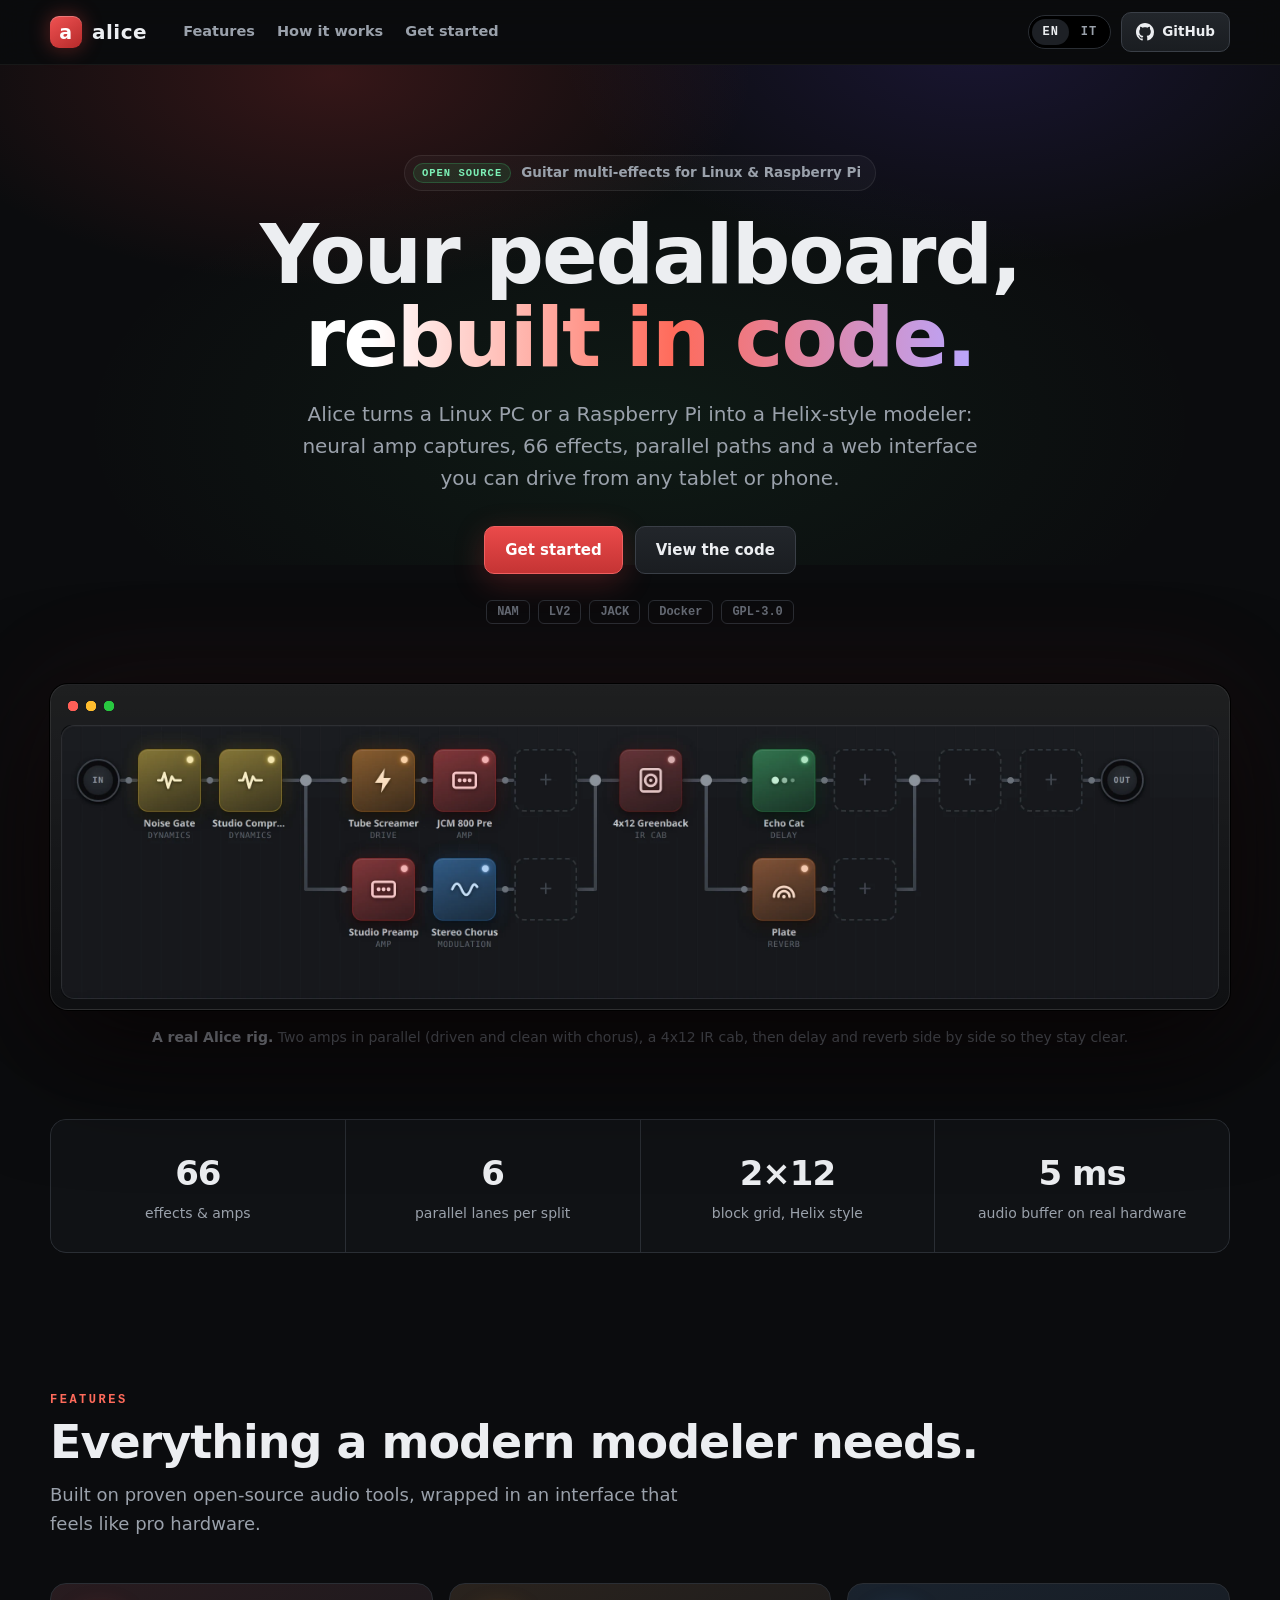
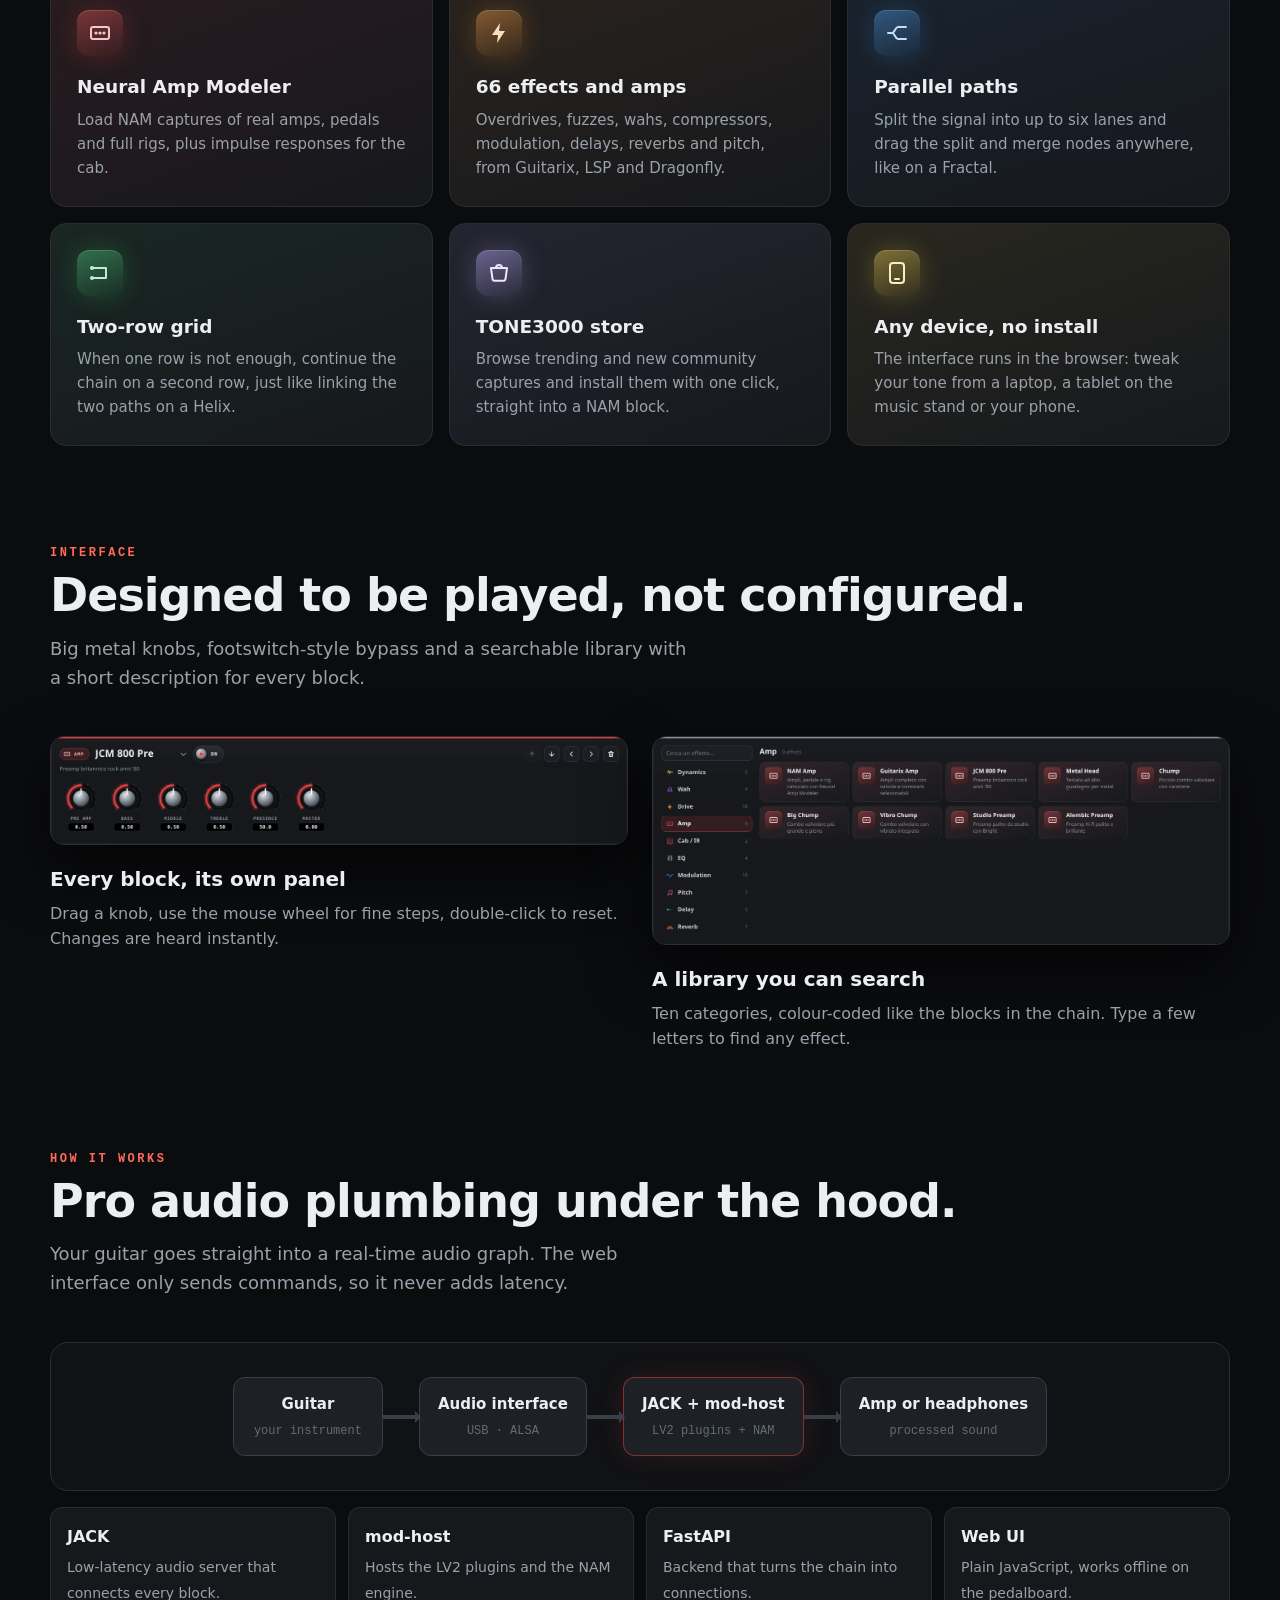
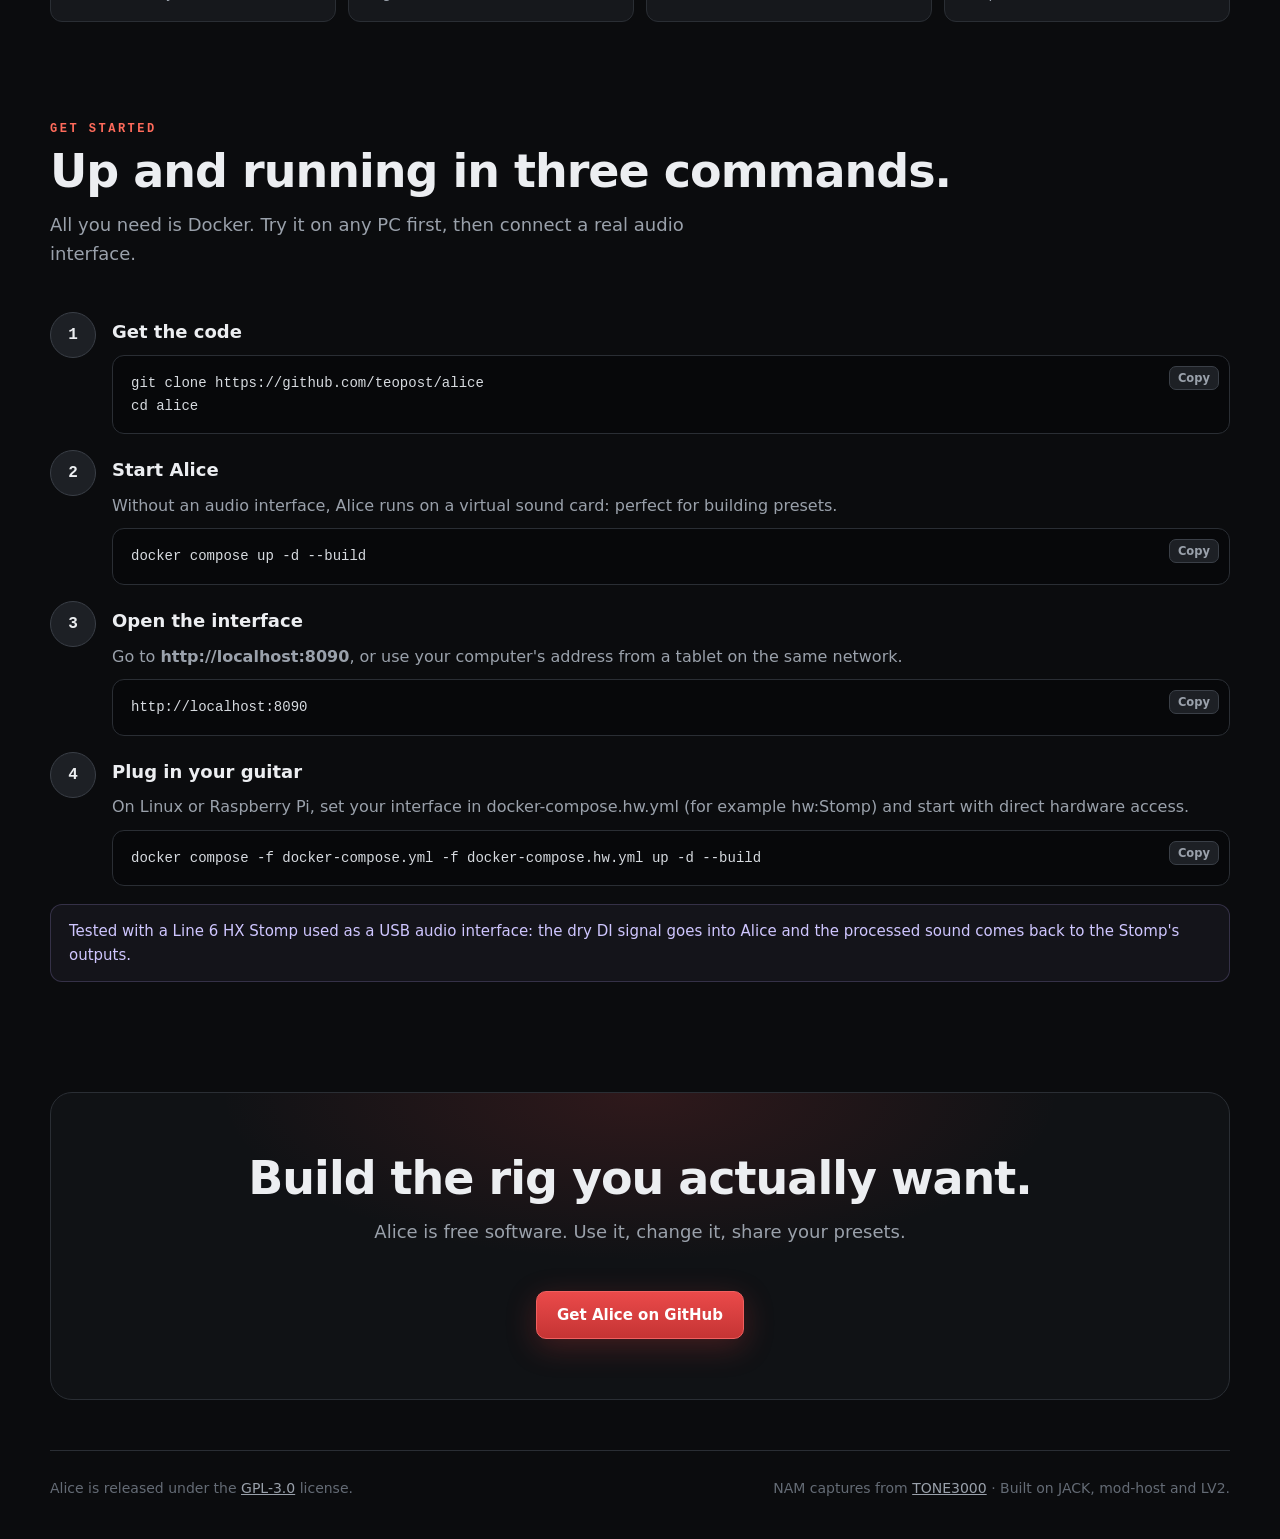
<file: docs/index.html>
<!doctype html>
<html lang="en">
<head>
<meta charset="utf-8">
<meta name="viewport" content="width=device-width, initial-scale=1, viewport-fit=cover">
<title>Alice · Open-source guitar multi-effects</title>
<meta name="description" content="Alice turns a Linux PC or a Raspberry Pi into a Helix-style guitar modeler: NAM captures, 66 effects, parallel paths and a web interface for any tablet.">
<meta name="theme-color" content="#0b0c0e">
<meta property="og:title" content="Alice · Open-source guitar multi-effects">
<meta property="og:description" content="NAM captures, 66 effects, parallel paths and a web interface. Runs on Linux and Raspberry Pi.">
<meta property="og:image" content="assets/hero-chain.png">
<meta name="twitter:card" content="summary_large_image">
<link rel="icon" href="data:image/svg+xml,%3Csvg xmlns='http://www.w3.org/2000/svg' viewBox='0 0 32 32'%3E%3Crect width='32' height='32' rx='7' fill='%23e04040'/%3E%3Ctext x='16' y='23' font-size='20' text-anchor='middle' fill='white' font-family='sans-serif' font-weight='700'%3Ea%3C/text%3E%3C/svg%3E">
<style>
:root {
  --bg: #0b0c0e; --bg-2: #101215; --panel: #16181c; --panel-2: #1d2025; --line: #2a2e34; --line-2: #3a3f47;
  --text: #eceef1; --muted: #9aa1ab; --dim: #646b75; --accent: #e04040; --accent-2: #ff6b5b;
  --violet: #b9a6ff; --green: #7cf0b6;
  --mono: ui-monospace, "SF Mono", "JetBrains Mono", Menlo, Consolas, monospace;
  --sans: system-ui, -apple-system, "Segoe UI", Roboto, "Helvetica Neue", sans-serif;
  color-scheme: dark;
}
* { box-sizing: border-box; }
[hidden] { display: none !important; }
html { scroll-behavior: smooth; }
body {
  margin: 0; background: var(--bg); color: var(--text); font: 16px/1.6 var(--sans);
  -webkit-font-smoothing: antialiased; overflow-x: hidden;
}
a { color: inherit; }
img { max-width: 100%; height: auto; display: block; }
.wrap { width: min(1180px, 100% - 40px); margin-inline: auto; }

/* ---------- barra ---------- */
.nav {
  position: sticky; top: 0; z-index: 20;
  padding-top: env(safe-area-inset-top, 0px);
  background: color-mix(in srgb, var(--bg) 78%, transparent);
  backdrop-filter: blur(14px); -webkit-backdrop-filter: blur(14px);
  border-bottom: 1px solid #ffffff0d;
}
.nav .wrap { display: flex; align-items: center; gap: 24px; height: 64px; }
.logo { display: flex; align-items: center; gap: 10px; text-decoration: none; font-weight: 800; font-size: 20px; letter-spacing: .5px; }
.logo-mark {
  width: 32px; height: 32px; border-radius: 9px; display: grid; place-items: center;
  background: linear-gradient(145deg, #f05252, #b52a2a); color: #fff; font-size: 19px;
  box-shadow: 0 0 20px #e0404066, inset 0 1px 0 #ffffff40;
}
.nav-links { display: flex; gap: 22px; margin-left: 12px; }
.nav-links a { color: var(--muted); text-decoration: none; font-size: 14.5px; font-weight: 600; }
.nav-links a:hover { color: var(--text); }
.nav-right { margin-left: auto; display: flex; align-items: center; gap: 10px; }
.lang {
  display: flex; padding: 3px; gap: 2px; border-radius: 999px; background: #000; border: 1px solid var(--line);
}
.lang button {
  border: 0; background: transparent; color: var(--muted); cursor: pointer;
  font: 700 12px var(--mono); letter-spacing: 1px; padding: 6px 10px; border-radius: 999px;
}
.lang button[aria-pressed="true"] { background: var(--panel-2); color: var(--text); }
.btn {
  display: inline-flex; align-items: center; gap: 8px; text-decoration: none; cursor: pointer;
  padding: 11px 20px; border-radius: 10px; font-weight: 700; font-size: 15px; border: 1px solid var(--line-2);
  background: linear-gradient(#22262b, #1a1d21); color: var(--text); transition: transform .12s, border-color .15s, box-shadow .15s;
}
.btn:hover { transform: translateY(-1px); border-color: #5a616b; }
.btn.primary { background: linear-gradient(#ea4a4a, #c53434); border-color: #f06060; color: #fff; box-shadow: 0 8px 30px #e0404040; }
.btn.primary:hover { box-shadow: 0 10px 36px #e0404066; }
.btn.small { padding: 8px 14px; font-size: 13.5px; }
.btn svg { width: 18px; height: 18px; fill: currentColor; }

/* ---------- hero ---------- */
.hero { position: relative; padding: 90px 0 40px; text-align: center; overflow: hidden; }
.hero::before {
  content: ""; position: absolute; inset: -200px -10% auto; height: 700px; z-index: -1;
  background:
    radial-gradient(600px 300px at 30% 30%, #e0404033, transparent 70%),
    radial-gradient(600px 320px at 72% 25%, #6b4dff26, transparent 70%),
    radial-gradient(800px 400px at 50% 80%, #3ac06a14, transparent 70%);
}
.eyebrow {
  display: inline-flex; align-items: center; gap: 10px; padding: 6px 14px 6px 8px; border-radius: 999px;
  background: #ffffff08; border: 1px solid #ffffff14; font-size: 13.5px; color: var(--muted); font-weight: 600;
}
.eyebrow .pill { white-space: nowrap; font: 800 10.5px var(--mono); letter-spacing: 1px; color: var(--green); background: #3ac06a1f; border: 1px solid #3ac06a44; padding: 3px 8px; border-radius: 999px; }
h1 {
  font-size: clamp(40px, 7vw, 82px); line-height: 1.02; letter-spacing: -2px; margin: 22px auto 18px; max-width: 17ch; font-weight: 850;
}
h1 .grad { background: linear-gradient(90deg, #fff 10%, var(--accent-2) 55%, var(--violet)); -webkit-background-clip: text; background-clip: text; color: transparent; }
.lead { font-size: clamp(17px, 2.1vw, 20px); color: var(--muted); max-width: 680px; margin: 0 auto 32px; }
.cta { display: flex; gap: 12px; justify-content: center; flex-wrap: wrap; }
.tags { display: flex; gap: 8px; justify-content: center; flex-wrap: wrap; margin-top: 26px; }
.tag { font: 600 12px var(--mono); color: var(--dim); border: 1px solid var(--line); padding: 4px 10px; border-radius: 6px; }

.shot {
  position: relative; margin: 60px auto 0; border-radius: 18px; padding: 10px;
  background: linear-gradient(180deg, #ffffff14, #ffffff05); border: 1px solid #ffffff14;
  box-shadow: 0 40px 120px #000c, 0 0 0 1px #000, 0 0 120px #e0404018;
}
.shot::before {
  content: ""; display: block; height: 22px; margin: 0 4px 8px;
  background: radial-gradient(circle at 8px 11px, #ff5f57 5px, transparent 5.5px), radial-gradient(circle at 26px 11px, #febc2e 5px, transparent 5.5px), radial-gradient(circle at 44px 11px, #28c840 5px, transparent 5.5px);
}
.shot img { border-radius: 10px; width: 100%; }
.shot-caption { color: var(--dim); font-size: 14px; margin-top: 16px; }
.shot-caption b { color: var(--muted); font-weight: 600; }

/* ---------- numeri ---------- */
.stats { display: grid; grid-template-columns: repeat(4, 1fr); gap: 1px; margin: 70px 0 0; background: var(--line); border: 1px solid var(--line); border-radius: 16px; overflow: hidden; }
.stat { background: var(--bg-2); padding: 26px 20px; text-align: center; }
.stat b { display: block; font-size: 34px; font-weight: 850; letter-spacing: -1px; }
.stat span { color: var(--muted); font-size: 14px; }

/* ---------- sezioni ---------- */
section { padding: 100px 0 0; }
.kicker { font: 700 12px var(--mono); letter-spacing: 2.5px; text-transform: uppercase; color: var(--accent-2); }
h2 { font-size: clamp(30px, 4.4vw, 46px); line-height: 1.1; letter-spacing: -1px; margin: 10px 0 14px; font-weight: 820; }
.sub { color: var(--muted); font-size: 18px; max-width: 640px; margin: 0 0 44px; }

.features { display: grid; grid-template-columns: repeat(3, 1fr); gap: 16px; }
.feature {
  position: relative; padding: 26px; border-radius: 16px; background: linear-gradient(160deg, color-mix(in srgb, var(--c) 9%, var(--panel)), var(--panel));
  border: 1px solid var(--line); overflow: hidden; transition: transform .15s, border-color .15s;
}
.feature:hover { transform: translateY(-3px); border-color: color-mix(in srgb, var(--c) 45%, var(--line)); }
.feature .ico {
  width: 46px; height: 46px; border-radius: 12px; display: grid; place-items: center; margin-bottom: 16px;
  background: linear-gradient(160deg, color-mix(in srgb, var(--c) 45%, #2a2e35), color-mix(in srgb, var(--c) 15%, #141619));
  color: color-mix(in srgb, var(--c) 30%, #fff); box-shadow: inset 0 1px 0 #ffffff22, 0 0 24px color-mix(in srgb, var(--c) 25%, transparent);
}
.feature .ico svg { width: 24px; height: 24px; }
.feature h3 { margin: 0 0 6px; font-size: 18.5px; }
.feature p { margin: 0; color: var(--muted); font-size: 15px; }

.duo { display: grid; grid-template-columns: 1fr 1fr; gap: 24px; align-items: start; }
.panel-shot { border-radius: 14px; overflow: hidden; border: 1px solid var(--line); box-shadow: 0 24px 60px #000a; background: var(--panel); }
.duo h3 { margin: 18px 0 6px; font-size: 20px; }
.duo p { margin: 0; color: var(--muted); }

/* ---------- schema ---------- */
.flow { display: flex; align-items: center; gap: 0; flex-wrap: wrap; justify-content: center; padding: 34px; border-radius: 18px; border: 1px solid var(--line); background: var(--bg-2); }
.flow .node {
  padding: 14px 18px; border-radius: 12px; background: var(--panel-2); border: 1px solid var(--line-2); text-align: center; min-width: 150px;
}
.flow .node b { display: block; font-size: 15px; }
.flow .node span { font: 12px var(--mono); color: var(--dim); }
.flow .node.hot { border-color: #e0404088; box-shadow: 0 0 30px #e0404022; }
.flow .arrow { width: 36px; height: 4px; background: var(--line-2); position: relative; flex: none; }
.flow .arrow::after { content: ""; position: absolute; right: -2px; top: -4px; border: 6px solid transparent; border-left-color: var(--line-2); border-right: 0; }
.stack { display: grid; grid-template-columns: repeat(4, 1fr); gap: 12px; margin-top: 16px; }
.stack div { padding: 16px; border-radius: 12px; border: 1px solid var(--line); background: var(--panel); }
.stack b { display: block; margin-bottom: 4px; }
.stack span { color: var(--muted); font-size: 14px; }

/* ---------- avvio ---------- */
.steps { display: grid; gap: 16px; counter-reset: s; }
.step { display: grid; grid-template-columns: 44px 1fr; gap: 18px; align-items: start; }
.step::before {
  counter-increment: s; content: counter(s); width: 44px; height: 44px; border-radius: 50%; display: grid; place-items: center;
  font: 800 16px var(--mono); background: var(--panel-2); border: 1px solid var(--line-2);
}
.step h3 { margin: 6px 0 8px; font-size: 18px; }
.step p { margin: 0 0 10px; color: var(--muted); }
pre {
  position: relative; margin: 0; padding: 16px 52px 16px 18px; border-radius: 12px; overflow-x: auto;
  background: #07080a; border: 1px solid var(--line); font: 14px/1.6 var(--mono); color: #d7dbe0;
}
pre .c { color: var(--dim); }
.copy {
  position: absolute; top: 10px; right: 10px; border: 1px solid var(--line-2); background: var(--panel-2); color: var(--muted);
  border-radius: 7px; padding: 4px 8px; font: 600 11.5px var(--sans); cursor: pointer;
}
.copy:hover { color: var(--text); }
.note { margin-top: 18px; padding: 14px 18px; border-radius: 12px; border: 1px solid #b9a6ff33; background: #b9a6ff0d; color: #cfc6ff; font-size: 15px; }

/* ---------- chiusura ---------- */
.final { margin: 110px 0 0; padding: 60px 30px; text-align: center; border-radius: 22px; border: 1px solid var(--line);
  background: radial-gradient(600px 240px at 50% 0%, #e0404026, transparent 70%), var(--bg-2); }
.final h2 { margin-top: 0; }
footer { padding: 50px 0 calc(40px + env(safe-area-inset-bottom, 0px)); color: var(--dim); font-size: 14px; }
footer .wrap { display: flex; justify-content: space-between; gap: 16px; flex-wrap: wrap; border-top: 1px solid var(--line); padding-top: 26px; }
footer a { color: var(--muted); }

/* ---------- comparsa allo scorrimento ---------- */
.reveal { opacity: 0; transform: translateY(24px); transition: opacity .7s ease, transform .7s ease; }
.reveal.in { opacity: 1; transform: none; }
@media (prefers-reduced-motion: reduce) { .reveal { opacity: 1; transform: none; transition: none; } html { scroll-behavior: auto; } }

@media (max-width: 900px) {
  .features, .stack { grid-template-columns: 1fr 1fr; }
  .duo { grid-template-columns: 1fr; }
  .stats { grid-template-columns: 1fr 1fr; }
  .nav-links { display: none; }
}
@media (max-width: 560px) {
  .features, .stack { grid-template-columns: 1fr; }
  .hero { padding-top: 60px; }
  .flow { flex-direction: column; }
  .flow .arrow { width: 4px; height: 26px; }
  .flow .arrow::after { right: -4px; top: auto; bottom: -2px; border: 6px solid transparent; border-top-color: var(--line-2); border-bottom: 0; }
  .nav .btn span { display: none; }
}
</style>
</head>
<body>

<nav class="nav">
  <div class="wrap">
    <a class="logo" href="#top"><span class="logo-mark">a</span>alice</a>
    <div class="nav-links">
      <a href="#features" data-i18n="nav.features">Features</a>
      <a href="#how" data-i18n="nav.how">How it works</a>
      <a href="#start" data-i18n="nav.start">Get started</a>
    </div>
    <div class="nav-right">
      <div class="lang" role="group" aria-label="Language">
        <button data-lang="en" aria-pressed="true">EN</button>
        <button data-lang="it" aria-pressed="false">IT</button>
      </div>
      <a class="btn small" href="https://github.com/teopost/alice">
        <svg viewBox="0 0 16 16" aria-hidden="true"><path d="M8 0C3.58 0 0 3.58 0 8c0 3.54 2.29 6.53 5.47 7.59.4.07.55-.17.55-.38 0-.19-.01-.82-.01-1.49-2.01.37-2.53-.49-2.69-.94-.09-.23-.48-.94-.82-1.13-.28-.15-.68-.52-.01-.53.63-.01 1.08.58 1.23.82.72 1.21 1.87.87 2.33.66.07-.52.28-.87.51-1.07-1.78-.2-3.64-.89-3.64-3.95 0-.87.31-1.59.82-2.15-.08-.2-.36-1.02.08-2.12 0 0 .67-.21 2.2.82.64-.18 1.32-.27 2-.27.68 0 1.36.09 2 .27 1.53-1.04 2.2-.82 2.2-.82.44 1.1.16 1.92.08 2.12.51.56.82 1.27.82 2.15 0 3.07-1.87 3.75-3.65 3.95.29.25.54.73.54 1.48 0 1.07-.01 1.93-.01 2.2 0 .21.15.46.55.38A8.013 8.013 0 0016 8c0-4.42-3.58-8-8-8z"/></svg>
        <span>GitHub</span>
      </a>
    </div>
  </div>
</nav>

<header class="hero" id="top">
  <div class="wrap">
    <span class="eyebrow"><span class="pill">OPEN SOURCE</span><span data-i18n="hero.eyebrow">Guitar multi-effects for Linux &amp; Raspberry Pi</span></span>
    <h1 data-i18n-html="hero.title">Your pedalboard, <span class="grad">rebuilt in code.</span></h1>
    <p class="lead" data-i18n="hero.lead">Alice turns a Linux PC or a Raspberry Pi into a Helix-style modeler: neural amp captures, 66 effects, parallel paths and a web interface you can drive from any tablet or phone.</p>
    <div class="cta">
      <a class="btn primary" href="#start" data-i18n="hero.cta">Get started</a>
      <a class="btn" href="https://github.com/teopost/alice" data-i18n="hero.github">View the code</a>
    </div>
    <div class="tags"><span class="tag">NAM</span><span class="tag">LV2</span><span class="tag">JACK</span><span class="tag">Docker</span><span class="tag">GPL-3.0</span></div>

    <figure class="shot reveal" style="margin-bottom:0">
      <picture><img src="assets/hero-chain.webp" width="2800" height="664" alt="Alice signal chain: noise gate and compressor, two amps in parallel (Tube Screamer into JCM 800, clean preamp into chorus), a 4x12 IR cab, then delay and reverb in parallel" data-i18n-alt="hero.alt"></picture>
    </figure>
    <p class="shot-caption" data-i18n-html="hero.caption"><b>A real Alice rig.</b> Two amps in parallel (driven and clean with chorus), a 4x12 IR cab, then delay and reverb side by side so they stay clear.</p>

    <div class="stats reveal">
      <div class="stat"><b>66</b><span data-i18n="stats.effects">effects &amp; amps</span></div>
      <div class="stat"><b>6</b><span data-i18n="stats.lanes">parallel lanes per split</span></div>
      <div class="stat"><b>2×12</b><span data-i18n="stats.grid">block grid, Helix style</span></div>
      <div class="stat"><b>5&nbsp;ms</b><span data-i18n="stats.latency">audio buffer on real hardware</span></div>
    </div>
  </div>
</header>

<section id="features">
  <div class="wrap">
    <div class="kicker" data-i18n="feat.kicker">Features</div>
    <h2 data-i18n="feat.title">Everything a modern modeler needs.</h2>
    <p class="sub" data-i18n="feat.sub">Built on proven open-source audio tools, wrapped in an interface that feels like pro hardware.</p>
    <div class="features">
      <div class="feature reveal" style="--c:#e04040">
        <div class="ico"><svg viewBox="0 0 24 24"><rect x="3" y="6" width="18" height="12" rx="2" fill="none" stroke="currentColor" stroke-width="2"/><circle cx="8" cy="12" r="1.6" fill="currentColor"/><circle cx="12" cy="12" r="1.6" fill="currentColor"/><circle cx="16" cy="12" r="1.6" fill="currentColor"/></svg></div>
        <h3 data-i18n="f1.t">Neural Amp Modeler</h3>
        <p data-i18n="f1.d">Load NAM captures of real amps, pedals and full rigs, plus impulse responses for the cab.</p>
      </div>
      <div class="feature reveal" style="--c:#f0902a">
        <div class="ico"><svg viewBox="0 0 24 24"><path d="M13 2L5 14h6l-1 8 8-12h-6z" fill="currentColor"/></svg></div>
        <h3 data-i18n="f2.t">66 effects and amps</h3>
        <p data-i18n="f2.d">Overdrives, fuzzes, wahs, compressors, modulation, delays, reverbs and pitch, from Guitarix, LSP and Dragonfly.</p>
      </div>
      <div class="feature reveal" style="--c:#3a8de0">
        <div class="ico"><svg viewBox="0 0 24 24"><path d="M3 12h4M7 12c3 0 3-6 6-6h4M7 12c3 0 3 6 6 6h4M17 6h4M17 18h4" fill="none" stroke="currentColor" stroke-width="2" stroke-linecap="round"/></svg></div>
        <h3 data-i18n="f3.t">Parallel paths</h3>
        <p data-i18n="f3.d">Split the signal into up to six lanes and drag the split and merge nodes anywhere, like on a Fractal.</p>
      </div>
      <div class="feature reveal" style="--c:#3ac06a">
        <div class="ico"><svg viewBox="0 0 24 24"><path d="M4 7h14M4 17h14M18 7v10" fill="none" stroke="currentColor" stroke-width="2" stroke-linecap="round" stroke-linejoin="round"/><circle cx="4" cy="7" r="2" fill="currentColor"/><circle cx="4" cy="17" r="2" fill="currentColor"/></svg></div>
        <h3 data-i18n="f4.t">Two-row grid</h3>
        <p data-i18n="f4.d">When one row is not enough, continue the chain on a second row, just like linking the two paths on a Helix.</p>
      </div>
      <div class="feature reveal" style="--c:#b9a6ff">
        <div class="ico"><svg viewBox="0 0 24 24"><path d="M4 7h16l-1.5 11a2 2 0 0 1-2 1.7H7.5a2 2 0 0 1-2-1.7z M9 7a3 3 0 0 1 6 0" fill="none" stroke="currentColor" stroke-width="2" stroke-linejoin="round"/></svg></div>
        <h3 data-i18n="f5.t">TONE3000 store</h3>
        <p data-i18n="f5.d">Browse trending and new community captures and install them with one click, straight into a NAM block.</p>
      </div>
      <div class="feature reveal" style="--c:#e8c33a">
        <div class="ico"><svg viewBox="0 0 24 24"><rect x="5" y="2" width="14" height="20" rx="3" fill="none" stroke="currentColor" stroke-width="2"/><path d="M10 18h4" stroke="currentColor" stroke-width="2" stroke-linecap="round"/></svg></div>
        <h3 data-i18n="f6.t">Any device, no install</h3>
        <p data-i18n="f6.d">The interface runs in the browser: tweak your tone from a laptop, a tablet on the music stand or your phone.</p>
      </div>
    </div>
  </div>
</section>

<section>
  <div class="wrap">
    <div class="kicker" data-i18n="ui.kicker">Interface</div>
    <h2 data-i18n="ui.title">Designed to be played, not configured.</h2>
    <p class="sub" data-i18n="ui.sub">Big metal knobs, footswitch-style bypass and a searchable library with a short description for every block.</p>
    <div class="duo">
      <div class="reveal">
        <div class="panel-shot"><img src="assets/editor.webp" width="2800" height="516" alt="Block editor with knobs for the JCM 800 preamp" data-i18n-alt="ui.alt1" loading="lazy"></div>
        <h3 data-i18n="ui.t1">Every block, its own panel</h3>
        <p data-i18n="ui.d1">Drag a knob, use the mouse wheel for fine steps, double-click to reset. Changes are heard instantly.</p>
      </div>
      <div class="reveal">
        <div class="panel-shot"><img src="assets/library.webp" width="2800" height="1002" alt="Effect library grouped by category, showing the amp models" data-i18n-alt="ui.alt2" loading="lazy"></div>
        <h3 data-i18n="ui.t2">A library you can search</h3>
        <p data-i18n="ui.d2">Ten categories, colour-coded like the blocks in the chain. Type a few letters to find any effect.</p>
      </div>
    </div>
  </div>
</section>

<section id="how">
  <div class="wrap">
    <div class="kicker" data-i18n="how.kicker">How it works</div>
    <h2 data-i18n="how.title">Pro audio plumbing under the hood.</h2>
    <p class="sub" data-i18n="how.sub">Your guitar goes straight into a real-time audio graph. The web interface only sends commands, so it never adds latency.</p>
    <div class="flow reveal">
      <div class="node"><b data-i18n="how.n1">Guitar</b><span data-i18n="how.n1s">your instrument</span></div>
      <div class="arrow"></div>
      <div class="node"><b data-i18n="how.n2">Audio interface</b><span>USB · ALSA</span></div>
      <div class="arrow"></div>
      <div class="node hot"><b>JACK + mod-host</b><span data-i18n="how.n3s">LV2 plugins + NAM</span></div>
      <div class="arrow"></div>
      <div class="node"><b data-i18n="how.n4">Amp or headphones</b><span data-i18n="how.n4s">processed sound</span></div>
    </div>
    <div class="stack reveal">
      <div><b>JACK</b><span data-i18n="how.s1">Low-latency audio server that connects every block.</span></div>
      <div><b>mod-host</b><span data-i18n="how.s2">Hosts the LV2 plugins and the NAM engine.</span></div>
      <div><b>FastAPI</b><span data-i18n="how.s3">Backend that turns the chain into connections.</span></div>
      <div><b data-i18n="how.s4t">Web UI</b><span data-i18n="how.s4">Plain JavaScript, works offline on the pedalboard.</span></div>
    </div>
  </div>
</section>

<section id="start">
  <div class="wrap">
    <div class="kicker" data-i18n="start.kicker">Get started</div>
    <h2 data-i18n="start.title">Up and running in three commands.</h2>
    <p class="sub" data-i18n="start.sub">All you need is Docker. Try it on any PC first, then connect a real audio interface.</p>
    <div class="steps">
      <div class="step reveal">
        <div>
          <h3 data-i18n="s1.t">Get the code</h3>
          <pre><code>git clone https://github.com/teopost/alice
cd alice</code><button class="copy" data-i18n="copy">Copy</button></pre>
        </div>
      </div>
      <div class="step reveal">
        <div>
          <h3 data-i18n="s2.t">Start Alice</h3>
          <p data-i18n="s2.d">Without an audio interface, Alice runs on a virtual sound card: perfect for building presets.</p>
          <pre><code>docker compose up -d --build</code><button class="copy" data-i18n="copy">Copy</button></pre>
        </div>
      </div>
      <div class="step reveal">
        <div>
          <h3 data-i18n="s3.t">Open the interface</h3>
          <p data-i18n-html="s3.d">Go to <b>http://localhost:8090</b>, or use your computer's address from a tablet on the same network.</p>
          <pre><code>http://localhost:8090</code><button class="copy" data-i18n="copy">Copy</button></pre>
        </div>
      </div>
      <div class="step reveal">
        <div>
          <h3 data-i18n="s4.t">Plug in your guitar</h3>
          <p data-i18n="s4.d">On Linux or Raspberry Pi, set your interface in docker-compose.hw.yml (for example hw:Stomp) and start with direct hardware access.</p>
          <pre><code>docker compose -f docker-compose.yml -f docker-compose.hw.yml up -d --build</code><button class="copy" data-i18n="copy">Copy</button></pre>
        </div>
      </div>
    </div>
    <div class="note" data-i18n="start.note">Tested with a Line 6 HX Stomp used as a USB audio interface: the dry DI signal goes into Alice and the processed sound comes back to the Stomp's outputs.</div>

    <div class="final reveal">
      <h2 data-i18n="final.title">Build the rig you actually want.</h2>
      <p class="sub" style="margin-inline:auto" data-i18n="final.sub">Alice is free software. Use it, change it, share your presets.</p>
      <div class="cta">
        <a class="btn primary" href="https://github.com/teopost/alice" data-i18n="final.cta">Get Alice on GitHub</a>
      </div>
    </div>
  </div>
</section>

<footer>
  <div class="wrap">
    <span data-i18n-html="foot.l">Alice is released under the <a href="https://www.gnu.org/licenses/gpl-3.0.html">GPL-3.0</a> license.</span>
    <span data-i18n-html="foot.r">NAM captures from <a href="https://www.tone3000.com">TONE3000</a> · Built on JACK, mod-host and LV2.</span>
  </div>
</footer>

<script>
// Traduzioni: l'inglese è nel markup, qui c'è l'italiano (e l'inglese per tornare indietro).
const IT = {
  "nav.features": "Funzioni", "nav.how": "Come funziona", "nav.start": "Inizia",
  "hero.eyebrow": "Multi-effetto per chitarra su Linux e Raspberry Pi",
  "hero.title": 'La tua pedaliera, <span class="grad">riscritta in codice.</span>',
  "hero.lead": "Alice trasforma un PC Linux o un Raspberry Pi in un modeler in stile Helix: catture neurali di amplificatori, 66 effetti, percorsi in parallelo e un'interfaccia web da usare con tablet o telefono.",
  "hero.cta": "Inizia subito", "hero.github": "Guarda il codice",
  "hero.alt": "Catena del segnale di Alice: noise gate e compressore, due ampli in parallelo (Tube Screamer nel JCM 800 e preamp pulito nel chorus), cassa IR 4x12, poi delay e riverbero in parallelo",
  "hero.caption": "<b>Un vero rig di Alice.</b> Due ampli in parallelo (distorto e pulito con chorus), una cassa IR 4x12, poi delay e riverbero affiancati per restare limpidi.",
  "stats.effects": "effetti e ampli", "stats.lanes": "rami in parallelo per gruppo", "stats.grid": "griglia di blocchi, stile Helix", "stats.latency": "di buffer audio su hardware reale",
  "feat.kicker": "Funzioni", "feat.title": "Tutto quello che serve a un modeler moderno.",
  "feat.sub": "Costruito su strumenti audio open source collaudati, con un'interfaccia che sembra hardware professionale.",
  "f1.t": "Neural Amp Modeler", "f1.d": "Carica catture NAM di ampli, pedali e rig completi, più le risposte all'impulso per la cassa.",
  "f2.t": "66 effetti e ampli", "f2.d": "Overdrive, fuzz, wah, compressori, modulazioni, delay, riverberi e pitch, da Guitarix, LSP e Dragonfly.",
  "f3.t": "Percorsi in parallelo", "f3.d": "Dividi il segnale fino a sei rami e trascina i nodi di divisione e unione dove vuoi, come su un Fractal.",
  "f4.t": "Griglia su due righe", "f4.d": "Quando una riga non basta, prosegui la catena su una seconda riga, come collegando i due percorsi di un Helix.",
  "f5.t": "Negozio TONE3000", "f5.d": "Sfoglia le catture della community, di tendenza e nuove, e installale con un clic direttamente in un blocco NAM.",
  "f6.t": "Qualsiasi dispositivo, niente da installare", "f6.d": "L'interfaccia gira nel browser: regola il suono dal portatile, da un tablet sul leggio o dal telefono.",
  "ui.kicker": "Interfaccia", "ui.title": "Pensata per suonare, non per configurare.",
  "ui.sub": "Grandi manopole metalliche, bypass in stile footswitch e una libreria con ricerca e una breve descrizione per ogni blocco.",
  "ui.alt1": "Editor del blocco con le manopole del preamp JCM 800", "ui.alt2": "Libreria degli effetti divisa per categorie, con i modelli di ampli",
  "ui.t1": "Ogni blocco, il suo pannello", "ui.d1": "Trascina una manopola, usa la rotella per i passi fini, doppio clic per tornare al valore iniziale. Le modifiche si sentono subito.",
  "ui.t2": "Una libreria con la ricerca", "ui.d2": "Dieci categorie, con gli stessi colori dei blocchi nella catena. Scrivi poche lettere per trovare qualsiasi effetto.",
  "how.kicker": "Come funziona", "how.title": "Tecnologia audio professionale sotto il cofano.",
  "how.sub": "La chitarra entra direttamente in un grafo audio in tempo reale. L'interfaccia web invia solo comandi, quindi non aggiunge latenza.",
  "how.n1": "Chitarra", "how.n1s": "il tuo strumento", "how.n2": "Scheda audio", "how.n3s": "plugin LV2 + NAM",
  "how.n4": "Ampli o cuffie", "how.n4s": "suono elaborato",
  "how.s1": "Server audio a bassa latenza che collega tutti i blocchi.", "how.s2": "Ospita i plugin LV2 e il motore NAM.",
  "how.s3": "Il backend che trasforma la catena in collegamenti.", "how.s4t": "Interfaccia web", "how.s4": "JavaScript puro, funziona offline sulla pedaliera.",
  "start.kicker": "Inizia", "start.title": "Pronto in tre comandi.", "start.sub": "Ti serve solo Docker. Provalo prima su un PC qualsiasi, poi collega una vera scheda audio.",
  "s1.t": "Scarica il codice", "s2.t": "Avvia Alice", "s2.d": "Senza scheda audio, Alice usa una scheda virtuale: perfetto per preparare i preset.",
  "s3.t": "Apri l'interfaccia", "s3.d": "Vai su <b>http://localhost:8090</b>, oppure usa l'indirizzo del computer da un tablet nella stessa rete.",
  "s4.t": "Collega la chitarra", "s4.d": "Su Linux o Raspberry Pi imposta la scheda audio in docker-compose.hw.yml (per esempio hw:Stomp) e avvia con l'accesso diretto all'hardware.",
  "start.note": "Provato con una Line 6 HX Stomp usata come scheda audio USB: il segnale pulito (DI) entra in Alice e il suono elaborato torna alle uscite della Stomp.",
  "final.title": "Costruisci il rig che vuoi davvero.", "final.sub": "Alice è software libero. Usalo, modificalo, condividi i tuoi preset.", "final.cta": "Scarica Alice da GitHub",
  "foot.l": 'Alice è distribuita con licenza <a href="https://www.gnu.org/licenses/gpl-3.0.html">GPL-3.0</a>.',
  "foot.r": 'Catture NAM da <a href="https://www.tone3000.com">TONE3000</a> · Basata su JACK, mod-host e LV2.',
  "copy": "Copia", "copied": "Copiato",
};
const EN = { copied: "Copied" };
// il testo inglese originale si legge dal markup la prima volta
document.querySelectorAll("[data-i18n]").forEach((el) => (EN[el.dataset.i18n] = el.textContent));
document.querySelectorAll("[data-i18n-html]").forEach((el) => (EN[el.dataset.i18nHtml] = el.innerHTML));
document.querySelectorAll("[data-i18n-alt]").forEach((el) => (EN[el.dataset.i18nAlt] = el.alt));

let lang = "en";
function setLang(l) {
  lang = l;
  const dict = l === "it" ? IT : EN;
  document.documentElement.lang = l;
  document.querySelectorAll("[data-i18n]").forEach((el) => { if (dict[el.dataset.i18n]) el.textContent = dict[el.dataset.i18n]; });
  document.querySelectorAll("[data-i18n-html]").forEach((el) => { if (dict[el.dataset.i18nHtml]) el.innerHTML = dict[el.dataset.i18nHtml]; });
  document.querySelectorAll("[data-i18n-alt]").forEach((el) => { if (dict[el.dataset.i18nAlt]) el.alt = dict[el.dataset.i18nAlt]; });
  document.querySelectorAll(".lang button").forEach((b) => b.setAttribute("aria-pressed", String(b.dataset.lang === l)));
  document.title = l === "it" ? "Alice · Multi-effetto open source per chitarra" : "Alice · Open-source guitar multi-effects";
  try { localStorage.setItem("alice.lang", l); } catch {}
}
document.querySelectorAll(".lang button").forEach((b) => (b.onclick = () => setLang(b.dataset.lang)));
let saved = null;
try { saved = localStorage.getItem("alice.lang"); } catch {}
const browserLang = (navigator.language || "en").toLowerCase().startsWith("it") ? "it" : "en";
setLang(saved === "it" || saved === "en" ? saved : browserLang);

// copia dei comandi
document.querySelectorAll(".copy").forEach((btn) => {
  btn.onclick = async () => {
    try {
      await navigator.clipboard.writeText(btn.parentElement.querySelector("code").textContent);
      btn.textContent = (lang === "it" ? IT : EN).copied;
      setTimeout(() => (btn.textContent = (lang === "it" ? IT : EN).copy), 1500);
    } catch {}
  };
});

// comparsa delle sezioni allo scorrimento
const io = "IntersectionObserver" in window && new IntersectionObserver((entries) => {
  for (const e of entries) if (e.isIntersecting) { e.target.classList.add("in"); io.unobserve(e.target); }
}, { threshold: 0.12 });
document.querySelectorAll(".reveal").forEach((el) => (io ? io.observe(el) : el.classList.add("in")));
</script>
</body>
</html>
</file>
